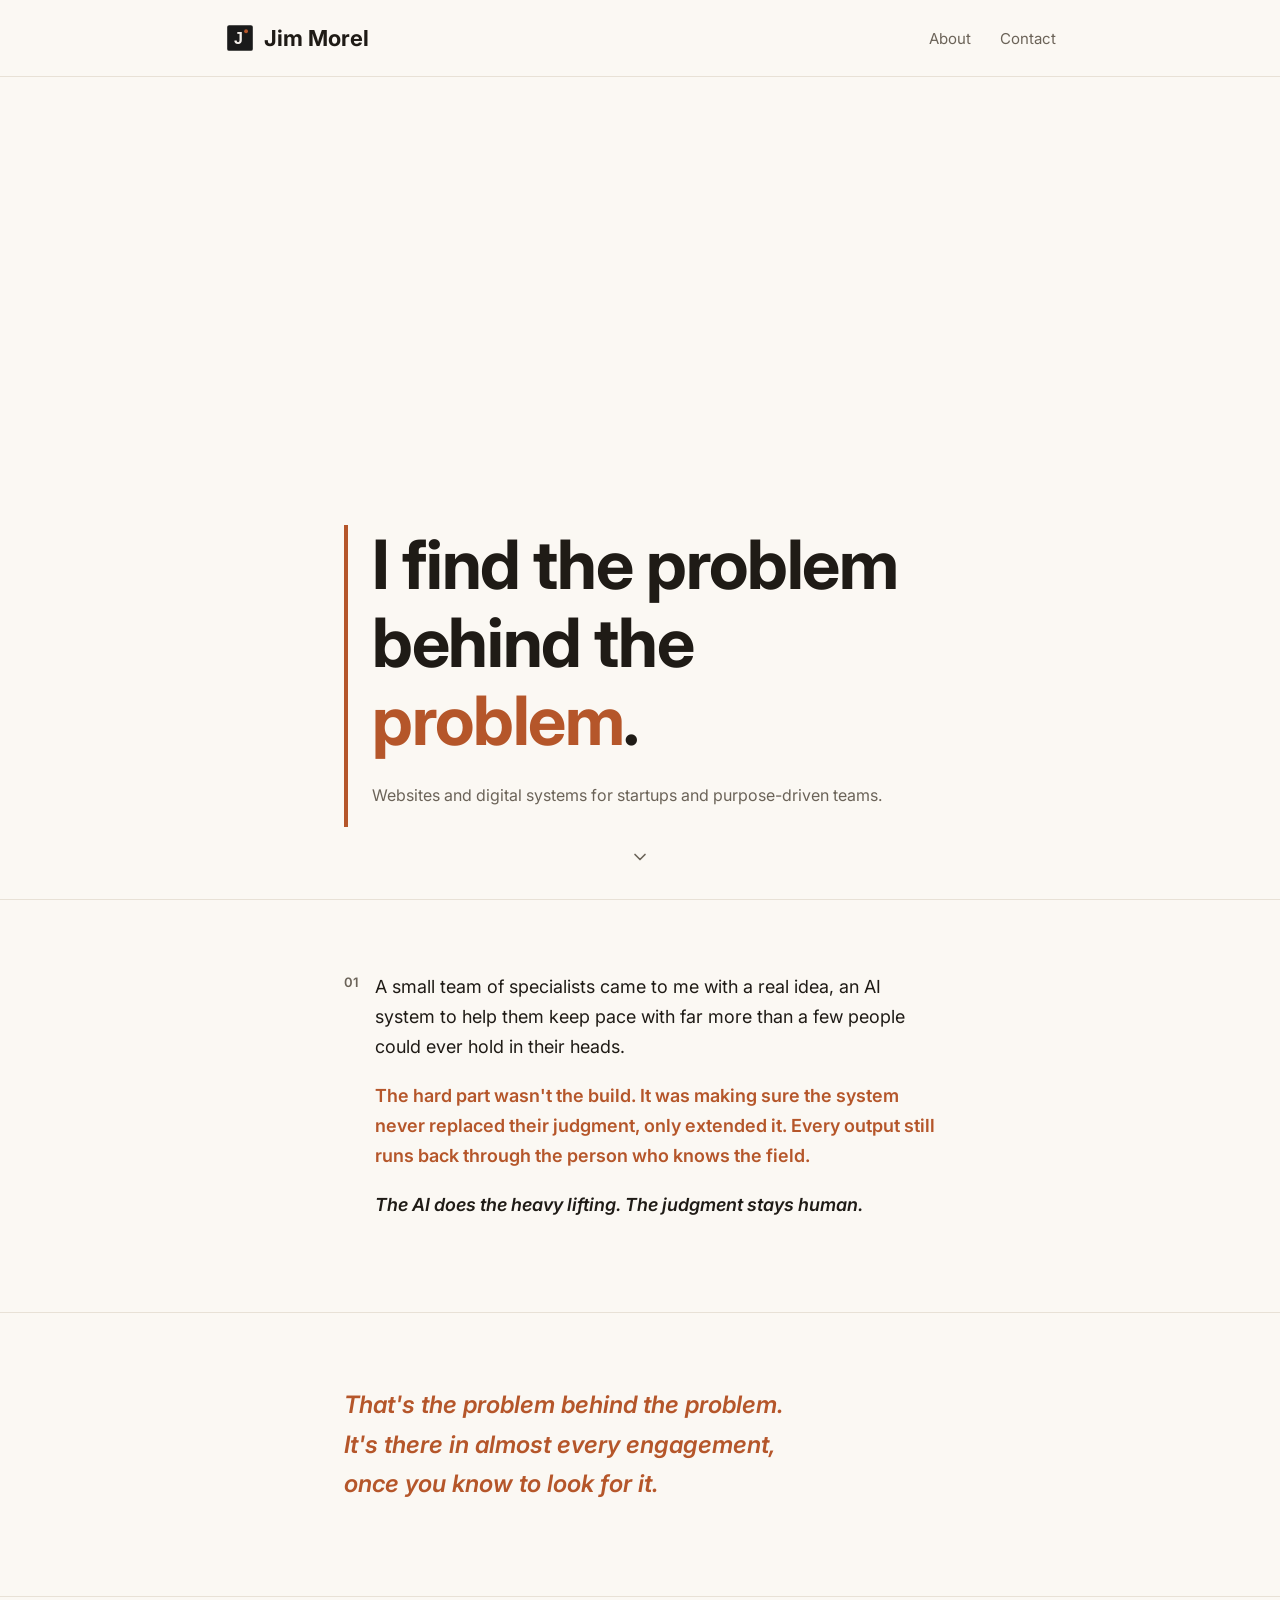
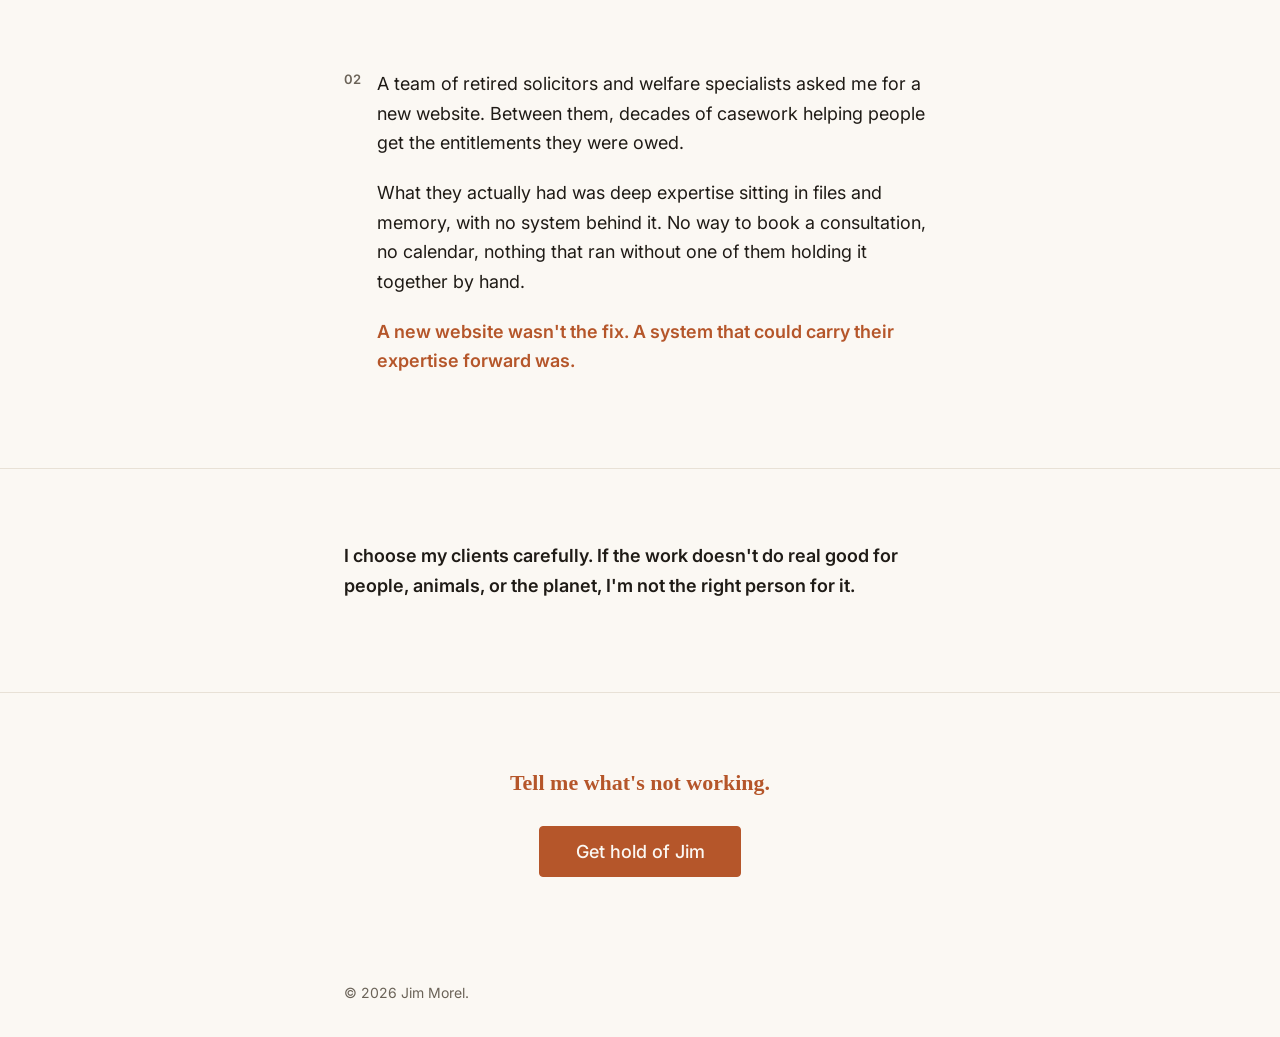
<file: index.html>
<!doctype html>
<html lang="en">
	<head>
		<meta charset="UTF-8" />
		<meta name="viewport" content="width=device-width, initial-scale=1.0" />
		<title>
			Jim Morel | Fullstack Developer for Startups & Purpose-Driven Teams, EU
		</title>
		<meta
			name="description"
			content="Freelance fullstack developer building digital systems and AI-automation tools for EU startups and purpose-driven teams. Architecture-first, GDPR-aware."
		/>
		<link
			rel="icon"
			type="image/x-icon"
			href="/assets/img/favicon/favicon.ico"
		/>
		<link
			rel="icon"
			type="image/png"
			sizes="16x16"
			href="/assets/img/favicon/favicon-16x16.png"
		/>
		<link
			rel="icon"
			type="image/png"
			sizes="32x32"
			href="/assets/img/favicon/favicon-32x32.png"
		/>
		<link
			rel="apple-touch-icon"
			href="/assets/img/favicon/apple-touch-icon.png"
		/>
		<link rel="manifest" href="/assets/img/favicon/site.webmanifest" />
		<link rel="preconnect" href="https://fonts.googleapis.com" />
		<link rel="preconnect" href="https://fonts.gstatic.com" crossorigin />
		<link
			href="https://fonts.googleapis.com/css2?family=Inter:ital,wght@0,400;0,500;0,600;0,700;1,500;1,600&display=swap"
			rel="stylesheet"
		/>
		<link rel="stylesheet" href="assets/css/style.css" />
	</head>
	<body>
		<header class="site-header">
			<div class="container header-inner">
				<a href="/" class="logo"
					><img src="/assets/img/logo.svg" alt="Jim Morel" />Jim Morel</a
				>
				<nav class="site-nav">
					<a href="about.html">About</a>
					<a href="#contact">Contact</a>
				</nav>
			</div>
		</header>

		<!-- Inline + blocking so --header-height is set before .hero lays out; defer/external would cause a height flash. -->
		<script>
			function setHeaderHeight() {
				var height = document.querySelector(".site-header").offsetHeight;
				document.documentElement.style.setProperty(
					"--header-height",
					height + "px",
				);
			}
			setHeaderHeight();
			window.addEventListener("resize", setHeaderHeight);
		</script>

		<main>
			<!-- 1. Hero -->
			<section class="screen hero" id="hero">
				<div class="container">
					<div class="hero-spine">
						<div class="hero-rule"></div>
						<h1>
							I find the problem behind the
							<span class="accent-word">problem</span>.
						</h1>
						<p class="hero-subhead">
							Websites and digital systems for startups and purpose-driven
							teams.
						</p>
					</div>
				</div>
				<div class="hero-scroll-cue" aria-hidden="true">
					<svg
						viewBox="0 0 24 24"
						fill="none"
						stroke="currentColor"
						stroke-width="2"
						stroke-linecap="round"
						stroke-linejoin="round"
					>
						<polyline points="6 9 12 15 18 9"></polyline>
					</svg>
				</div>
			</section>

			<!-- 2. Story one  (sector-blind by IP agreement, see handoff) -->
			<section class="screen story" id="story-client">
				<div class="container">
					<div class="story-inner">
						<span class="story-number" aria-hidden="true">01</span>
						<div>
							<p>
								A small team of specialists came to me with a real idea, an AI
								system to help them keep pace with far more than a few people
								could ever hold in their heads.
							</p>
							<p class="story-pivot">
								The hard part wasn't the build. It was making sure the system
								never replaced their judgment, only extended it. Every output
								still runs back through the person who knows the field.
							</p>
							<p class="emphasis">
								The AI does the heavy lifting. The judgment stays human.
							</p>
						</div>
					</div>
				</div>
			</section>

			<!-- 3. Pattern named -->
			<section class="screen pattern" id="pattern">
				<div class="container">
					<p>
						That's the problem behind the problem. It's there in almost every
						engagement, once you know to look for it.
					</p>
				</div>
			</section>

			<!-- 4. Story two  -->
			<section class="screen story" id="story-client">
				<div class="container">
					<div class="story-inner">
						<span class="story-number" aria-hidden="true">02</span>
						<div>
							<p>
								A team of retired solicitors and welfare specialists asked me
								for a new website. Between them, decades of casework helping
								people get the entitlements they were owed.
							</p>
							<p>
								What they actually had was deep expertise sitting in files and
								memory, with no system behind it. No way to book a consultation,
								no calendar, nothing that ran without one of them holding it
								together by hand.
							</p>
							<p class="story-pivot">
								A new website wasn't the fix. A system that could carry their
								expertise forward was.
							</p>
						</div>
					</div>
				</div>
			</section>

			<!-- 5. Values filter -->
			<section class="screen values" id="values">
				<div class="container">
					<p>
						I choose my clients carefully. If the work doesn't do real good for
						people, animals, or the planet, I'm not the right person for it.
					</p>
				</div>
			</section>

			<!-- 6. Call to action -->
			<section class="screen cta" id="contact">
				<div class="container">
					<p>Tell me what's not working.</p>
					<a
						id="email-trigger"
						class="cta-button"
						href="mailto:jim@jimmorel.com"
						aria-label="Email Jim directly at jim@jimmorel.com"
					>
						<span class="cta-arrow" aria-hidden="true"
							><span class="shaft"></span
						></span>
						<span class="cta-label">
							<span class="cta-text cta-text--default">Get hold of Jim</span>
							<span class="cta-text cta-text--email">jim@jimmorel.com</span>
						</span>
					</a>
				</div>
			</section>
		</main>

		<footer class="site-footer">
			<div class="container">
				<p>&copy; 2026 Jim Morel.</p>
			</div>
		</footer>

				<!-- EMAIL MODAL -->
		<div id="email-modal" class="email-modal" aria-hidden="true">
			<div class="email-modal-backdrop"></div>
			<div class="email-modal-panel">
				<p class="email-modal-label">Open with</p>
				<a
					href="https://mail.google.com/mail/?view=cm&to=jim@jimmorel.com"
					target="_blank"
					rel="noopener"
					class="email-modal-option"
				>
					<svg viewBox="0 0 24 24" fill="none">
						<path
							d="M22 6c0-1.1-.9-2-2-2H4c-1.1 0-2 .9-2 2v12c0 1.1.9 2 2 2h16c1.1 0 2-.9 2-2V6z"
							stroke="currentColor"
							stroke-width="1.6"
						/>
						<path
							d="M22 6l-10 7L2 6"
							stroke="currentColor"
							stroke-width="1.6"
						/>
					</svg>
					Gmail
				</a>
				<a
					href="https://outlook.live.com/mail/0/deeplink/compose?to=jim@jimmorel.com"
					target="_blank"
					rel="noopener"
					class="email-modal-option"
				>
					<svg viewBox="0 0 24 24" fill="none">
						<rect
							x="2"
							y="4"
							width="20"
							height="16"
							rx="2"
							stroke="currentColor"
							stroke-width="1.6"
						/>
						<path d="M2 8h20M8 4v16" stroke="currentColor" stroke-width="1.6" />
					</svg>
					Outlook
				</a>
				<a href="mailto:jim@jimmorel.com" class="email-modal-option">
					<svg viewBox="0 0 24 24" fill="none">
						<path
							d="M12 2C6.48 2 2 6.48 2 12s4.48 10 10 10 10-4.48 10-10S17.52 2 12 2z"
							stroke="currentColor"
							stroke-width="1.6"
						/>
						<path
							d="M8 12l2.5 2.5L16 9"
							stroke="currentColor"
							stroke-width="1.6"
							stroke-linecap="round"
						/>
					</svg>
					Apple Mail
				</a>
				<button id="email-copy" class="email-modal-option email-modal-copy">
					<svg viewBox="0 0 24 24" fill="none">
						<rect
							x="9"
							y="9"
							width="13"
							height="13"
							rx="2"
							stroke="currentColor"
							stroke-width="1.6"
						/>
						<path
							d="M5 15H4a2 2 0 01-2-2V4a2 2 0 012-2h9a2 2 0 012 2v1"
							stroke="currentColor"
							stroke-width="1.6"
						/>
					</svg>
					<span>Copy address</span>
				</button>
			</div>
		</div>
		<script src="assets/js/reveal.js" defer></script>
				<script>
			// Email modal
			(function () {
				var emailTrigger = document.getElementById("email-trigger");
				var emailModal = document.getElementById("email-modal");
				var emailBackdrop = emailModal.querySelector(".email-modal-backdrop");
				var copyBtn = document.getElementById("email-copy");
				var copyLabel = copyBtn.querySelector("span");

				emailTrigger.addEventListener("click", function (e) {
					e.preventDefault();
					emailModal.classList.add("open");
					emailModal.setAttribute("aria-hidden", "false");
				});

				function closeEmailModal() {
					emailModal.classList.remove("open");
					emailModal.setAttribute("aria-hidden", "true");
					setTimeout(function () {
						copyLabel.textContent = "Copy address";
					}, 400);
				}

				emailBackdrop.addEventListener("click", closeEmailModal);

				emailModal
					.querySelectorAll(".email-modal-option:not(.email-modal-copy)")
					.forEach(function (el) {
						el.addEventListener("click", closeEmailModal);
					});

				copyBtn.addEventListener("click", function () {
					navigator.clipboard.writeText("jim@jimmorel.com").then(function () {
						copyLabel.textContent = "Copied!";
						setTimeout(closeEmailModal, 1000);
					});
				});

				document.addEventListener("keydown", function (e) {
					if (e.key === "Escape") closeEmailModal();
				});
			})();
		</script>
	</body>
</html>
</file>
<file: assets/css/style.css>
/* ============================================
   jimmorel.com — stylesheet
   Design system: warm light palette, single
   typeface (Inter) throughout. Decided 17 Jun 2026
   (S03). The two callback lines (.pattern p,
   .emphasis) use italic Inter at weight 600 to mark
   them as deliberate echoes, not a second typeface.
   Tokens live in :root — change values here, not
   in the markup, when the palette or type evolves.
   ============================================ */

:root {
	/* colour */
	--color-bg: #fbf8f3;
	--color-text: #1f1b16;
	--color-text-muted: #6b6358;
	--color-accent: #b5562a;
	--color-border: #e8e1d6;

	/* type */
	--font-display:
		"Fraunces", Georgia, serif; /* unused, left in place per S03 handoff */
	--font-body: "Inter", system-ui, -apple-system, "Segoe UI", sans-serif;

	/* scale */
	--space-unit: 1rem;
	--max-width: 640px;
	--radius: 4px;
}

* {
	box-sizing: border-box;
}

html {
	scroll-behavior: smooth;
}

@media (prefers-reduced-motion: reduce) {
	html {
		scroll-behavior: auto;
	}
}

body {
	margin: 0;
	font-family: var(--font-body);
	color: var(--color-text);
	background: var(--color-bg);
	line-height: 1.65;
	font-size: 1.125rem;
}

h1,
h2,
h3 {
	font-family: var(--font-body);
	font-weight: 700;
	line-height: 1.15;
	letter-spacing: -0.02em;
	margin: 0 0 1rem 0;
}

p {
	margin: 0 0 1.25rem 0;
}

a {
	color: var(--color-accent);
}

a:focus-visible,
button:focus-visible {
	outline: 2px solid var(--color-accent);
	outline-offset: 3px;
}

.container {
	max-width: var(--max-width);
	margin: 0 auto;
	padding: 0 1.5rem;
}

/* ---------- header ---------- */

.site-header {
	border-bottom: 1px solid var(--color-border);
}

.header-inner {
	display: flex;
	align-items: center;
	justify-content: space-between;
	padding-top: 1.25rem;
	padding-bottom: 1.25rem;
	max-width: 880px;
}

.logo {
	display: inline-flex;
	align-items: center;
	gap: 0.5rem;
	font-family: var(--font-body);
	font-weight: 700;
	font-size: 1.375rem;
	text-decoration: none;
	color: var(--color-text);
}

.logo img {
	height: 2rem;
	width: auto;
	display: block;
}

.site-nav a {
	margin-left: 1.5rem;
	text-decoration: none;
	color: var(--color-text-muted);
	font-size: 0.9375rem;
}

.site-nav a:hover,
.site-nav a[aria-current="page"] {
	color: var(--color-accent);
}

/* ---------- screens ----------
   Each homepage block is "one short screen, not a
   long-form chapter" per the handoff. Generous
   vertical padding carries that pacing. */

.screen {
	padding: 4.5rem 0;
	border-bottom: 1px solid var(--color-border);
}

.screen:last-of-type {
	border-bottom: none;
}

/* Hero: anchored low-left rather than centered, with
   a vertical accent spine. Needs its own flex layout
   and height, .screen gives it padding only. */
.hero {
	display: flex;
	flex-direction: column;
	justify-content: flex-end;
	min-height: calc(100vh - var(--header-height, 72px));
	position: relative;
}

.hero-spine {
	display: grid;
	grid-template-columns: auto 1fr;
	column-gap: 1.5rem;
	align-items: start;
}

.hero-rule {
	width: 4px;
	grid-row: 1 / span 2;
	align-self: stretch;
	background: var(--color-accent);
}

.hero h1 {
	font-size: 4.25rem;
	max-width: 14ch;
	margin-bottom: 0.5rem;
}

.hero-subhead {
	margin-top: 1rem;
	font-size: 1rem;
	font-weight: 400;
	color: var(--color-text-muted);
	line-height: 1.5;
}

.accent-word {
	color: var(--color-accent);
}

@media (prefers-reduced-motion: no-preference) {
	.hero-spine {
		animation: hero-rise 0.7s ease both;
	}
}

@keyframes hero-rise {
	from {
		opacity: 0;
		transform: translateY(14px);
	}
	to {
		opacity: 1;
		transform: translateY(0);
	}
}

/* ---------- hero scroll cue ---------- */

.hero-scroll-cue {
	position: absolute;
	left: 50%;
	bottom: 2rem;
	transform: translateX(-50%);
	color: var(--color-text-muted);
	line-height: 0;
	animation: hero-scroll-bob 1.8s ease-in-out infinite;
}

.hero-scroll-cue svg {
	width: 20px;
	height: 20px;
	display: block;
}

@keyframes hero-scroll-bob {
	0%,
	100% {
		transform: translateX(-50%) translateY(0);
	}
	50% {
		transform: translateX(-50%) translateY(6px);
	}
}

@media (prefers-reduced-motion: reduce) {
	.hero-scroll-cue {
		animation: none;
	}
}

.story {
	display: flex;
	gap: 1rem;
}

.story-number {
	flex-shrink: 0;
	font-size: 0.8125rem;
	font-weight: 600;
	color: var(--color-text-muted);
	line-height: 1.65;
}

.story-inner {
	display: flex;
	gap: 1rem;
}

.story-number {
	flex-shrink: 0;
	font-size: 0.8125rem;
	font-weight: 600;
	color: var(--color-text-muted);
	line-height: 1.65;
}

.story p,
.values p {
	font-size: 1.125rem;
}

/* Values line carries the site's sharpest sentence —
   given accent weight (not italic) so it reads as a
   deliberate statement, distinct from the pattern
   callback's italic treatment below. Added when
   colour was extended past hero/CTA (see handoff). */
.values p {
	color: var(--color-text);
	font-weight: 600;
}

/* The pattern-reveal echoes the hero line on purpose
   (see CLAUDE.md / handoff). Setting it apart in
   accent italic marks it as a deliberate callback,
   not a repeated thought. */
.pattern p {
	font-family: var(--font-body);
	font-style: italic;
	font-weight: 600;
	font-size: 1.5rem;
	color: var(--color-accent);
	max-width: 28ch;
}

/* Marks the single reframing sentence within each
   client story — the "problem behind the problem"
   made concrete. One per story, accent weight without
   italic (italic is reserved for .pattern/.emphasis). */
.story-pivot {
	color: var(--color-accent);
	font-weight: 600;
}

.emphasis {
	font-family: var(--font-body);
	font-weight: 600;
	font-style: italic;
}

.cta {
	text-align: center;
}

.cta p {
	font-family: var(--font-display, "Fraunces"), serif;
	font-weight: 700;
	font-size: 1.375rem;
	color: var(--accent, #b5562a);
	margin-bottom: 1.5rem;
}

.cta-button {
	position: relative;
	display: inline-flex;
	align-items: center;
	background: var(--color-accent);
	color: var(--color-bg);
	border: 1px solid var(--color-accent);
	font-weight: 500;
	padding: 0.625rem 1.375rem;
	border-radius: 4px;
	text-decoration: none;
	cursor: pointer;
	transition: padding 0.3s ease;
}

.cta-arrow {
	width: 0;
	margin-right: 0;
	transition: width 0.3s ease, margin-right 0.3s ease;
}

.cta-arrow .shaft {
	position: relative;
	display: block;
	height: 1px;
	background: currentColor;
}

.cta-arrow .shaft::before,
.cta-arrow .shaft::after {
	content: "";
	position: absolute;
	top: 0;
	right: 0;
	display: block;
	height: 1px;
	width: 0;
	background: currentColor;
	transition: width 0.3s ease, transform 0.3s ease;
}

.cta-arrow .shaft::before { transform-origin: top right; }
.cta-arrow .shaft::after  { transform-origin: bottom right; }

.cta-button:hover .cta-arrow {
	width: 20px;
	margin-right: 14px;
}

.cta-button:hover .cta-arrow .shaft::before,
.cta-button:hover .cta-arrow .shaft::after {
	width: 6px;
}

.cta-button:hover .cta-arrow .shaft::before { transform: rotate(40deg); }
.cta-button:hover .cta-arrow .shaft::after  { transform: rotate(-40deg); }

.cta-label {
	position: relative;
	display: inline-grid;
}

.cta-text {
	grid-area: 1 / 1;
	white-space: nowrap;
	transition: opacity 0.25s ease, transform 0.25s ease;
}

.cta-text--default {
	opacity: 1;
	transform: translateY(0);
}

.cta-text--email {
	opacity: 0;
	transform: translateY(8px);
}

.cta-button:hover .cta-text--default {
	opacity: 0;
	transform: translateY(-8px);
}

.cta-button:hover .cta-text--email {
	opacity: 1;
	transform: translateY(0);
	transition-delay: 0.08s;
}

@media (prefers-reduced-motion: reduce) {
	.cta-button,
	.cta-arrow,
	.cta-text,
	.cta-arrow .shaft::before,
	.cta-arrow .shaft::after {
		transition: none !important;
	}
}

/* ---------- scroll reveal ----------
   JS adds .js-reveal to <html> only when
   IntersectionObserver is supported. Without JS
   every section is visible at all times. */

.js-reveal .screen:not(.hero) {
	opacity: 0;
	transform: translateY(14px);
}

@keyframes screen-rise {
	from {
		opacity: 0;
		transform: translateY(28px);
	}
	to {
		opacity: 1;
		transform: translateY(0);
	}
}

@media (prefers-reduced-motion: no-preference) {
	.js-reveal .screen.is-visible {
		animation: screen-rise 0.7s ease both;
	}
}

@media (prefers-reduced-motion: reduce) {
	.js-reveal .screen:not(.hero) {
		opacity: 1;
		transform: none;
	}
}

/* ---------- thin pages (About / Contact) ---------- */

.page-thin {
	min-height: 40vh;
}

.placeholder {
	color: var(--color-text-muted);
	font-style: italic;
}

.credential-list {
	list-style: none;
	margin: 0;
	padding: 0;
}

.credential {
	display: grid;
	grid-template-columns: 2fr 1fr;
	gap: 1.5rem;
	align-items: start;
	padding: 1.25rem 0;
	border-bottom: 1px solid var(--color-border);
}

.credential:last-child {
	border-bottom: none;
}

.credential-name {
	font-weight: 600;
	margin-bottom: 0.25rem;
}

.credential-meta {
	font-size: 0.9375rem;
	color: var(--color-text-muted);
	margin-bottom: 0.5rem;
}

.credential-verify {
	font-size: 0.9375rem;
	font-weight: 500;
}

.credential-badge {
	display: flex;
	justify-content: flex-end;
	align-items: flex-start;
}

.credential-badge img {
	width: 120px;
	max-width: 100%;
	display: block;
	border: 1px solid var(--color-accent);
}

@media (max-width: 480px) {
	.credential {
		grid-template-columns: 1fr;
	}

	.credential-badge {
		justify-content: flex-start;
	}
}

/* ---------- footer ---------- */

.site-footer {
	padding: 2rem 0;
}

.site-footer p {
	margin: 0;
	font-size: 0.875rem;
	color: var(--color-text-muted);
}

/* ---------- EMAIL MODAL ---------- */

.email-modal {
	position: fixed;
	inset: 0;
	z-index: 500;
	display: flex;
	align-items: center;
	justify-content: center;
	opacity: 0;
	pointer-events: none;
	transition: opacity 0.2s ease;
}

.email-modal.open {
	opacity: 1;
	pointer-events: all;
}

.email-modal-backdrop {
	position: absolute;
	inset: 0;
	background: color-mix(in srgb, var(--color-text) 55%, transparent);
}

.email-modal-panel {
	position: relative;
	z-index: 1;
	background: var(--color-bg);
	border-radius: 14px;
	padding: 1.5rem;
	width: 280px;
	box-shadow: 0 24px 64px color-mix(in srgb, var(--color-text) 20%, transparent);
}

.email-modal-label {
	font-size: 0.7rem;
	font-weight: 700;
	letter-spacing: 0.1em;
	text-transform: uppercase;
	color: var(--color-text-muted);
	margin-bottom: 0.75rem;
}

.email-modal-option {
	display: flex;
	align-items: center;
	gap: 12px;
	width: 100%;
	padding: 0.75rem 1rem;
	border-radius: 8px;
	border: none;
	background: transparent;
	font-family: var(--font-body);
	font-size: 0.88rem;
	font-weight: 500;
	color: var(--color-text);
	text-decoration: none;
	cursor: pointer;
	transition: background 0.15s;
}

.email-modal-option:hover {
	background: var(--color-border);
	color: var(--color-accent);
}

.email-modal-option svg {
	width: 18px;
	height: 18px;
	flex-shrink: 0;
	color: var(--color-accent);
}

.email-modal-copy {
	border-top: 1px solid var(--color-border);
	margin-top: 0.5rem;
	padding-top: 1rem;
}

/* ---------- responsive ---------- */

@media (max-width: 480px) {
	body {
		font-size: 1rem;
	}

	.hero h1 {
		font-size: 2.5rem;
		margin-bottom: 2rem;
	}

	.pattern p {
		font-size: 1.25rem;
	}

	.cta p {
		font-size: 1.5rem;
	}

	.screen {
		padding: 3rem 0;
	}
}
</file>
